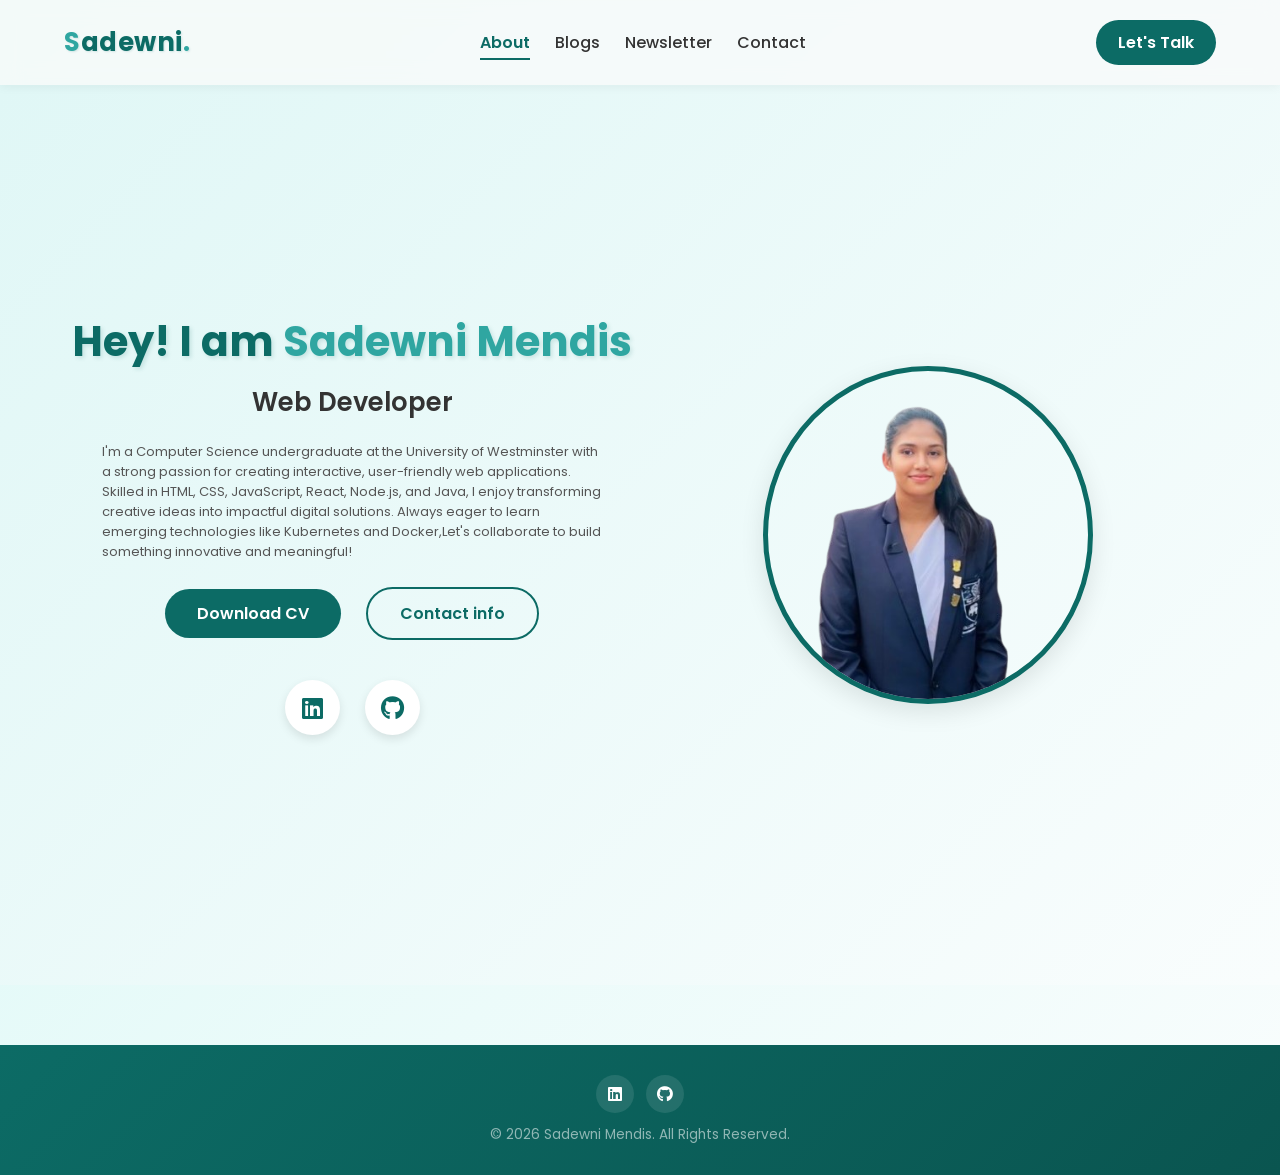
<file: index.html>
<!DOCTYPE html>
<!-- DOCTYPE declaration tells the browser this is an HTML5 document -->
<html lang="en">
<!-- lang="en" sets the language of the page to English for accessibility and SEO -->
<head>
  <!-- meta charset sets the character encoding to UTF-8 to support all characters -->
  <meta charset="UTF-8" />

  <!-- viewport meta tag makes the page responsive on mobile devices -->
  <!-- width=device-width sets the width to the device screen width -->
  <!-- initial-scale=1.0 sets the default zoom level to 100% -->
  <meta name="viewport" content="width=device-width, initial-scale=1.0" />

  <!-- title tag sets the browser tab title -->
  <title>Sadewni Mendis | Web Developer Portfolio</title>

  <!-- Preconnect links improve performance by starting connection to Google Fonts early -->
  <link rel="preconnect" href="https://fonts.googleapis.com">
  <link rel="preconnect" href="https://fonts.gstatic.com" crossorigin>

  <!-- Google Fonts: Importing Poppins font with multiple weights (300=light, 400=regular, 500=medium, 600=semibold, 700=bold) -->
  <link href="https://fonts.googleapis.com/css2?family=Poppins:wght@300;400;500;600;700&display=swap" rel="stylesheet">

  <!-- Font Awesome CDN: provides icon library used for social media icons, hamburger menu etc. -->
  <link rel="stylesheet" href="https://cdnjs.cloudflare.com/ajax/libs/font-awesome/6.5.0/css/all.min.css">

  <!-- External CSS stylesheet that controls all the styling for this website -->
  <link rel="stylesheet" href="style.css" />
</head>
<body>

  <!-- ===== HEADER / NAVIGATION BAR ===== -->
  <!-- HTML5 semantic <header> element used for the top navigation section -->
  <header class="navbar">
    <div class="nav-container">

      <!-- Logo / Brand name displayed on the left side of the navbar -->
      <h2 class="logo"><span class="first-letter">S</span>adewni<span>.</span></h2>

      <!-- Hidden checkbox used as a CSS-only toggle trick for the mobile hamburger menu -->
      <!-- When checked, CSS shows the nav menu on small screens -->
      <input type="checkbox" id="menu-toggle">

      <!-- Label linked to the checkbox above using "for" attribute (same id as checkbox) -->
      <!-- Clicking this label toggles the checkbox, which opens/closes the mobile menu -->
      <label for="menu-toggle" class="menu-icon"><i class="fa-solid fa-bars"></i></label>

      <!-- HTML5 semantic <nav> element for the main navigation links -->
      <nav>
        <!-- class="active" highlights the current page link in the navbar -->
        <a href="index.html" class="active">About</a>
        <a href="blogs.html">Blogs</a>
        <a href="newsletter.html">Newsletter</a>
        <a href="contact.html">Contact</a>
      </nav>

      <!-- Call-to-action button on the right side of the navbar -->
      <a href="contact.html" class="btn talk-btn">Let's Talk</a>
    </div>
  </header>

  <!-- ===== MAIN CONTENT AREA ===== -->
  <!-- HTML5 semantic <main> element wraps the primary content of the page -->
  <main>

    <!-- Hero section: the first large section visible when the page loads -->
    <section class="hero">
      <div class="hero-content">

        <!-- Left side: text content of the hero section -->
        <div class="text">
          <!-- h1 is the most important heading on the page - used only once per page for SEO -->
          <h1>Hey! I am <span>Sadewni Mendis</span></h1>
          <h2>Web Developer</h2>

          <!-- Brief bio paragraph with inline styles for text alignment and font size -->
          <p style="text-align:left;font-size: 13px;">
            I'm a Computer Science undergraduate at the University of Westminster with a strong passion for creating interactive, user-friendly web applications. Skilled in HTML, CSS, JavaScript, React, Node.js, and Java, I enjoy transforming creative ideas into impactful digital solutions. Always eager to learn emerging technologies like Kubernetes and Docker,Let's collaborate to build something innovative and meaningful!</p>

          <!-- CTA buttons: Download CV and Contact Info -->
          <div class="hero-buttons">
            <a href="#" class="btn primary">Download CV</a>
            <a href="contact.html" class="btn secondary">Contact info </a>
          </div>

          <!-- HTML5 Aside element for side information (social media links) -->
          <!-- <aside> is used for content that is related but not the main focus -->
          <aside class="social-icons">
            <!-- target="_blank" opens the link in a new browser tab -->
            <!-- title attribute shows a tooltip when hovering over the icon -->
            <a href="https://www.linkedin.com/in/sadewni-mendis-441277335/" target="_blank" title="LinkedIn">
              <!-- Font Awesome icon class for LinkedIn brand icon -->
              <i class="fab fa-linkedin"></i>
            </a>
            <a href="https://github.com/sadewni2023?tab=projects" target="_blank" title="GitHub">
              <!-- Font Awesome icon class for GitHub brand icon -->
              <i class="fa-brands fa-github"></i>
            </a>
          </aside>
        </div>

        <!-- Right side: profile image -->
        <div class="image">
          <!-- alt attribute describes the image for screen readers and if image fails to load -->
          <img src="images/profile.png" alt="Sadewni Mendis">
        </div>

      </div>
    </section>
  </main>

  <!-- ===== FOOTER SECTION ===== -->
  <!-- HTML5 semantic <footer> element for the bottom section of the page -->
  <footer>
    <div class="footer-inner">
      <!-- Social media icons repeated in the footer for easy access -->
      <div class="footer-social">
        <a href="https://www.linkedin.com/in/sadewni-mendis-441277335/" target="_blank" title="LinkedIn"><i class="fab fa-linkedin"></i></a>
        <a href="https://github.com/sadewni2023?tab=projects" target="_blank" title="GitHub"><i class="fa-brands fa-github"></i></a>
      </div>
      <!-- &copy; is an HTML entity that renders the copyright symbol © -->
      <p class="footer-text">&copy; 2026 Sadewni Mendis. All Rights Reserved.</p>
    </div>
  </footer>

</body>
</html>
</file>
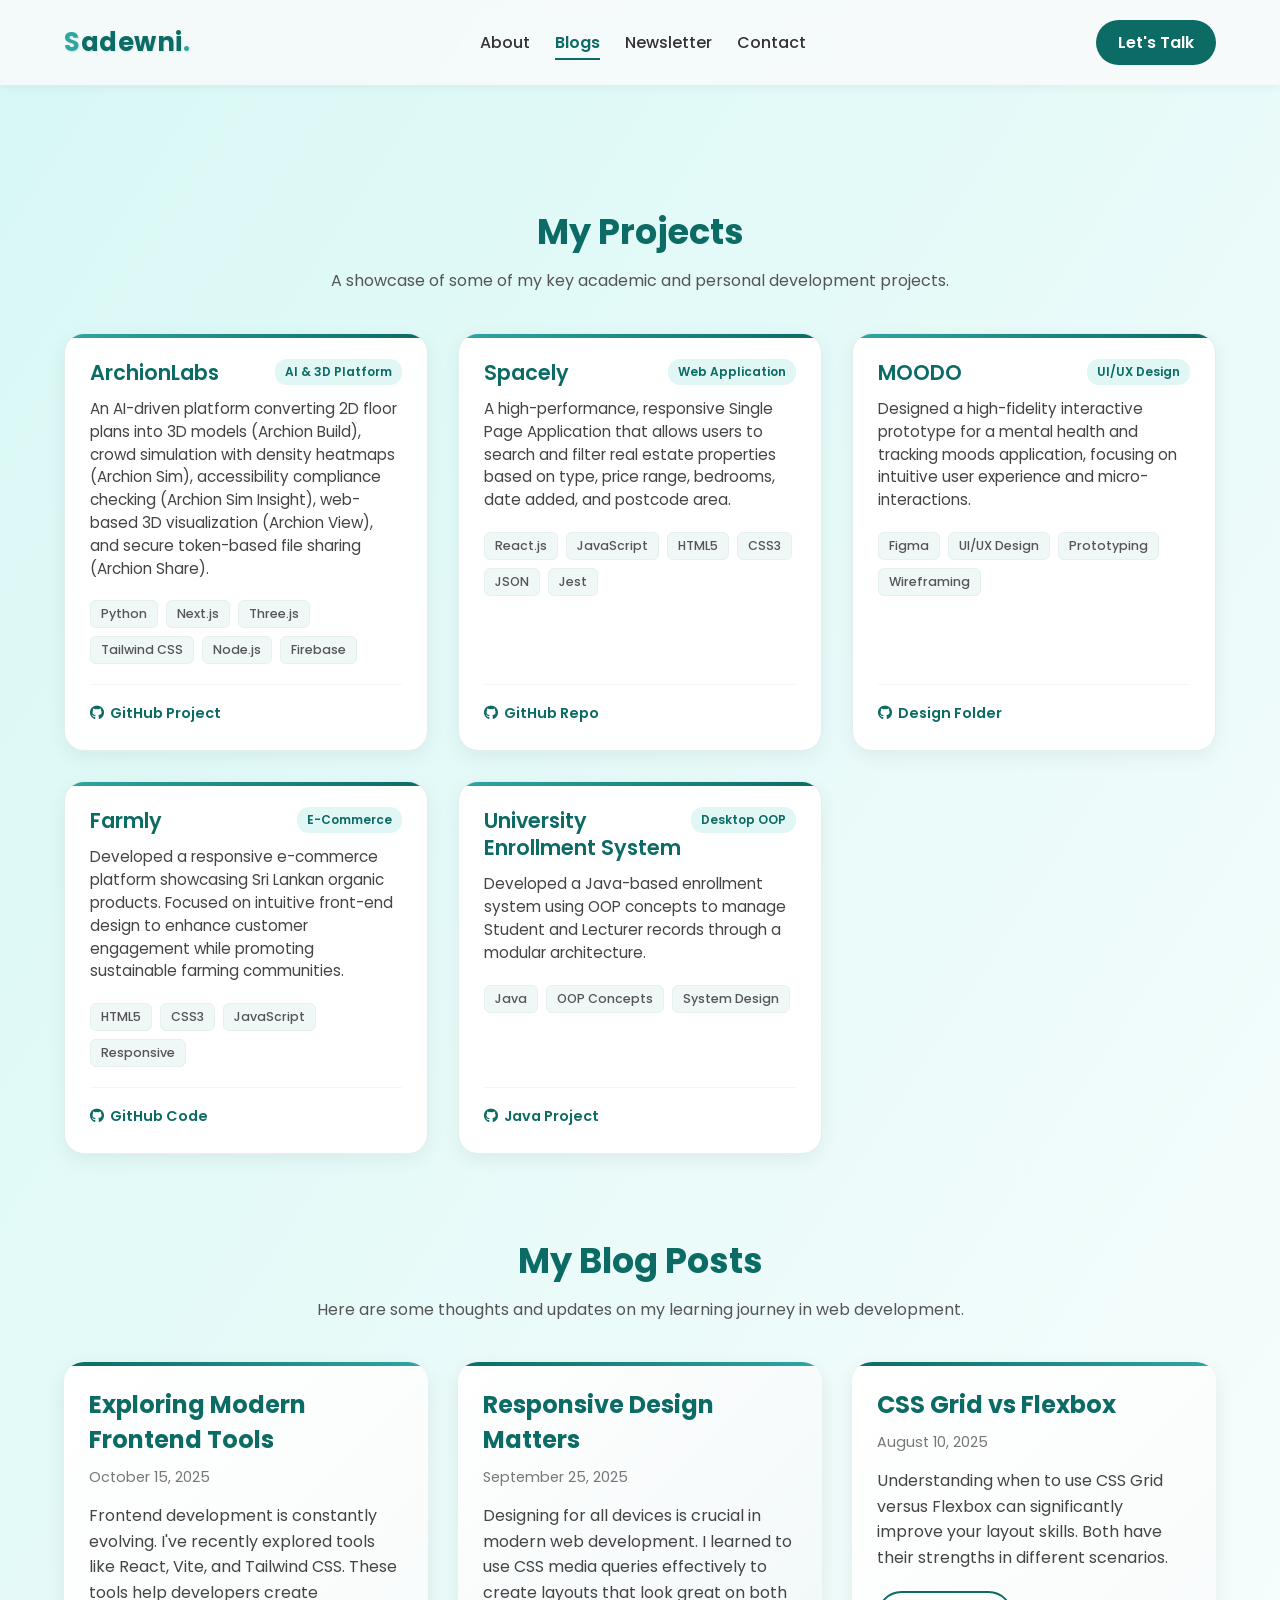
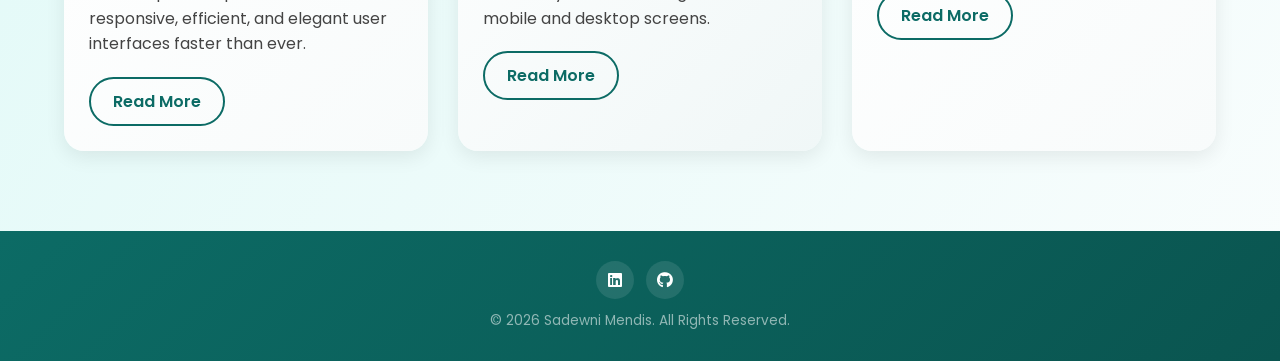
<file: blogs.html>
<!DOCTYPE html>
<!-- DOCTYPE declaration tells the browser this is an HTML5 document -->
<html lang="en">
<head>
  <!-- meta charset ensures special characters display correctly -->
  <meta charset="UTF-8" />

  <!-- viewport meta tag makes the page responsive on all screen sizes -->
  <meta name="viewport" content="width=device-width, initial-scale=1.0" />

  <!-- Page title shown in the browser tab -->
  <title>Blogs | Sadewni Mendis</title>

  <!-- Google Fonts preconnect for faster font loading -->
  <link rel="preconnect" href="https://fonts.googleapis.com">
  <link rel="preconnect" href="https://fonts.gstatic.com" crossorigin>

  <!-- Poppins font imported from Google Fonts with multiple weights -->
  <link href="https://fonts.googleapis.com/css2?family=Poppins:wght@300;400;500;600;700&display=swap" rel="stylesheet">

  <!-- Font Awesome icon library for social media and UI icons -->
  <link rel="stylesheet" href="https://cdnjs.cloudflare.com/ajax/libs/font-awesome/6.5.0/css/all.min.css">

  <!-- Shared external CSS stylesheet for the entire website -->
  <link rel="stylesheet" href="style.css" />
</head>
<body>

  <!-- ===== HEADER / NAVIGATION BAR ===== -->
  <!-- Reused across all pages for consistent navigation -->
  <header class="navbar">
    <div class="nav-container">

      <!-- Website logo/brand name -->
      <h2 class="logo"><span class="first-letter">S</span>adewni<span>.</span></h2>

      <!-- CSS-only hamburger menu trick: hidden checkbox acts as a toggle -->
      <input type="checkbox" id="menu-toggle">

      <!-- Hamburger icon (3 lines) - clicking this toggles the mobile menu -->
      <!-- "for" attribute must match the checkbox "id" to link them together -->
      <label for="menu-toggle" class="menu-icon"><i class="fa-solid fa-bars"></i></label>

      <!-- Navigation links - class="active" highlights the current page -->
      <nav>
        <a href="index.html">About</a>
        <!-- class="active" applied to "Blogs" since this is the blogs page -->
        <a href="blogs.html" class="active">Blogs</a>
        <a href="newsletter.html">Newsletter</a>
        <a href="contact.html">Contact</a>
      </nav>

      <!-- CTA button in navbar -->
      <a href="contact.html" class="btn talk-btn">Let's Talk</a>
    </div>
  </header>

  <!-- ===== MAIN CONTENT AREA ===== -->
  <!-- HTML5 semantic <main> wraps all primary page content -->
  <main class="blog-section">

    <!-- Section heading for the Projects area -->
    <section class="intro">
      <!-- Single h1 per page for good SEO practice -->
      <h1>My Projects</h1>
      <p>A showcase of some of my key academic and personal development projects.</p>
    </section>

    <!-- ===== PROJECTS SECTION ===== -->
    <!-- Container that holds all project cards -->
    <section class="projects-container">

      <!-- HTML5 semantic <article> element used for each self-contained project card -->
      <!-- <article> is appropriate here because each project can stand independently -->
      <article class="project-card">
        <div class="project-header">
          <h3>ArchionLabs</h3>
          <!-- Span used for the project category tag/badge -->
          <span class="project-tag">AI & 3D Platform</span>
        </div>
        <p>An AI-driven platform converting 2D floor plans into 3D models (Archion Build), crowd simulation with density heatmaps (Archion Sim), accessibility compliance checking (Archion Sim Insight), web-based 3D visualization (Archion View), and secure token-based file sharing (Archion Share).</p>
        <!-- Technology tags showing the stack used in this project -->
        <div class="project-tech">
          <span>Python</span>
          <span>Next.js</span>
          <span>Three.js</span>
          <span>Tailwind CSS</span>
          <span>Node.js</span>
          <span>Firebase</span>
        </div>
        <!-- Project link opening in a new tab using target="_blank" -->
        <div class="project-links">
          <a href="https://github.com/sadewni2023?tab=projects" target="_blank" class="project-link"><i class="fab fa-github"></i> GitHub Project</a>
        </div>
      </article>

      <article class="project-card">
        <div class="project-header">
          <h3>Spacely</h3>
          <span class="project-tag">Web Application</span>
        </div>
        <p>A high-performance, responsive Single Page Application that allows users to search and filter real estate properties based on type, price range, bedrooms, date added, and postcode area.</p>
        <div class="project-tech">
          <span>React.js</span>
          <span>JavaScript</span>
          <span>HTML5</span>
          <span>CSS3</span>
          <span>JSON</span>
          <span>Jest</span>
        </div>
        <div class="project-links">
          <a href="https://github.com/sadewni2023?tab=projects" target="_blank" class="project-link"><i class="fab fa-github"></i> GitHub Repo</a>
        </div>
      </article>

      <article class="project-card">
        <div class="project-header">
          <h3>MOODO</h3>
          <span class="project-tag">UI/UX Design</span>
        </div>
        <p>Designed a high-fidelity interactive prototype for a mental health and tracking moods application, focusing on intuitive user experience and micro-interactions.</p>
        <div class="project-tech">
          <span>Figma</span>
          <span>UI/UX Design</span>
          <span>Prototyping</span>
          <span>Wireframing</span>
        </div>
        <div class="project-links">
          <a href="https://github.com/sadewni2023?tab=projects" target="_blank" class="project-link"><i class="fab fa-github"></i> Design Folder</a>
        </div>
      </article>

      <article class="project-card">
        <div class="project-header">
          <h3>Farmly</h3>
          <span class="project-tag">E-Commerce</span>
        </div>
        <p>Developed a responsive e-commerce platform showcasing Sri Lankan organic products. Focused on intuitive front-end design to enhance customer engagement while promoting sustainable farming communities.</p>
        <div class="project-tech">
          <span>HTML5</span>
          <span>CSS3</span>
          <span>JavaScript</span>
          <span>Responsive</span>
        </div>
        <div class="project-links">
          <a href="https://github.com/sadewni2023?tab=projects" target="_blank" class="project-link"><i class="fab fa-github"></i> GitHub Code</a>
        </div>
      </article>

      <article class="project-card">
        <div class="project-header">
          <h3>University Enrollment System</h3>
          <span class="project-tag">Desktop OOP</span>
        </div>
        <p>Developed a Java-based enrollment system using OOP concepts to manage Student and Lecturer records through a modular architecture.</p>
        <div class="project-tech">
          <span>Java</span>
          <span>OOP Concepts</span>
          <span>System Design</span>
        </div>
        <div class="project-links">
          <a href="https://github.com/sadewni2023?tab=projects" target="_blank" class="project-link"><i class="fab fa-github"></i> Java Project</a>
        </div>
      </article>
    </section>

    <!-- ===== BLOG POSTS SECTION ===== -->
    <section class="intro" style="margin-top: 80px;">
      <h1>My Blog Posts</h1>
      <p>Here are some thoughts and updates on my learning journey in web development.</p>
    </section>

    <!-- Container for blog post articles -->
    <section class="blogs-container">

      <!-- Each blog post is wrapped in an <article> tag (HTML5 semantic element) -->
      <!-- <article> is appropriate because each blog post is independent content -->
      <article class="blog-post">
        <h2>Exploring Modern Frontend Tools</h2>
        <!-- HTML5 <time> element with datetime attribute for machine-readable date (SEO benefit) -->
        <time datetime="2025-10-15">October 15, 2025</time>
        <p>Frontend development is constantly evolving. I've recently explored tools like React, Vite, and Tailwind CSS. These tools help developers create responsive, efficient, and elegant user interfaces faster than ever.</p>
        <!-- Hidden paragraph shown/hidden by JavaScript when "Read More" is clicked -->
        <p class="read-more-content">In this deep dive, I explored how Vite's build tools significantly improve development experience with hot module replacement. React's component-based architecture combined with Tailwind's utility-first approach creates a powerful development workflow.</p>
        <!-- Read More button that triggers the JavaScript toggle below -->
        <a href="#" class="btn secondary read-more">Read More</a>
      </article>

      <article class="blog-post">
        <h2>Responsive Design Matters</h2>
        <time datetime="2025-09-25">September 25, 2025</time>
        <p>Designing for all devices is crucial in modern web development. I learned to use CSS media queries effectively to create layouts that look great on both mobile and desktop screens.</p>
        <p class="read-more-content">Mobile-first design isn't just a trend - it's a necessity. With over 60% of web traffic coming from mobile devices, implementing responsive design using flexbox, grid, and media queries has become essential for modern web developers.</p>
        <a href="#" class="btn secondary read-more">Read More</a>
      </article>

      <article class="blog-post">
        <h2>CSS Grid vs Flexbox</h2>
        <time datetime="2025-08-10">August 10, 2025</time>
        <p>Understanding when to use CSS Grid versus Flexbox can significantly improve your layout skills. Both have their strengths in different scenarios.</p>
        <p class="read-more-content">Grid is perfect for two-dimensional layouts where you need control over both rows and columns. Flexbox excels in one-dimensional layouts. Mastering both gives you complete control over modern web layouts.</p>
        <a href="#" class="btn secondary read-more">Read More</a>
      </article>
    </section>
  </main>

  <!-- ===== FOOTER ===== -->
  <footer>
    <div class="footer-inner">
      <div class="footer-social">
        <a href="https://www.linkedin.com/in/sadewni-mendis-441277335/" target="_blank" title="LinkedIn"><i class="fab fa-linkedin"></i></a>
        <a href="https://github.com/sadewni2023?tab=projects" target="_blank" title="GitHub"><i class="fa-brands fa-github"></i></a>
      </div>
      <p class="footer-text">&copy; 2026 Sadewni Mendis. All Rights Reserved.</p>
    </div>
  </footer>

  <!-- ===== JAVASCRIPT ===== -->
  <script>
    // Read More / Read Less toggle functionality for blog posts
    // querySelectorAll selects ALL elements with class "read-more"
    document.querySelectorAll('.read-more').forEach(button => {
      // addEventListener attaches a click event to each button
      button.addEventListener('click', function(e) {
        // e.preventDefault() stops the page from jumping to the top (default anchor behavior)
        e.preventDefault();
        // previousElementSibling gets the element directly before this button (the hidden paragraph)
        const content = this.previousElementSibling;
        // Ternary operator: if already shown, hide it; if hidden, show it
        content.style.display = content.style.display === 'block' ? 'none' : 'block';
        // Change button text based on the current state
        this.textContent = content.style.display === 'block' ? 'Read Less' : 'Read More';
      });
    });
  </script>
</body>
</html>
</file>
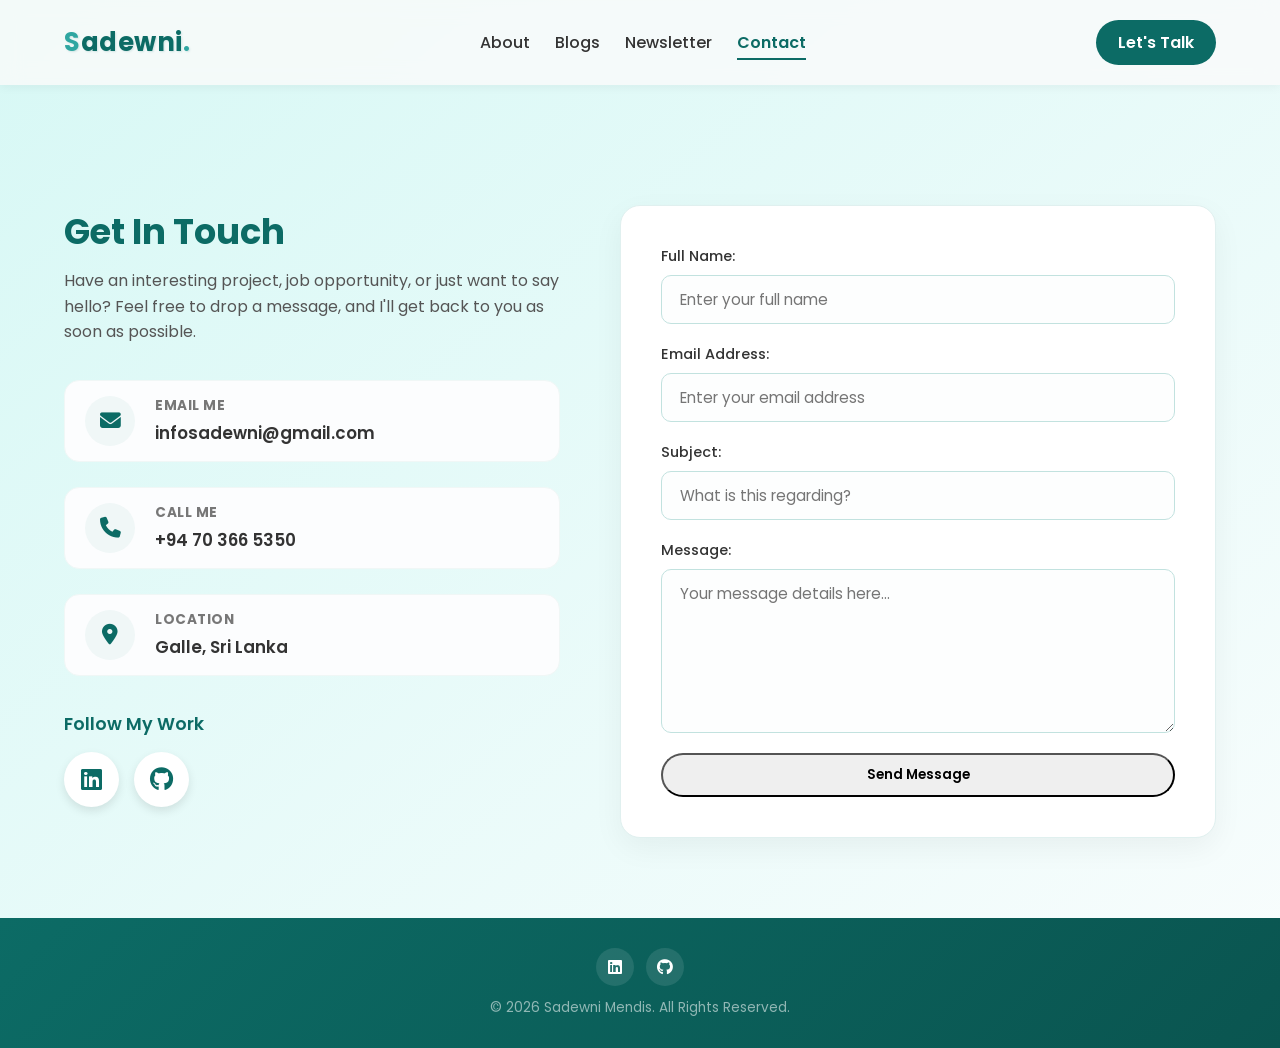
<file: contact.html>
<!DOCTYPE html>
<!-- DOCTYPE declaration: instructs the browser to use HTML5 standards mode -->
<html lang="en">
<head>
  <!-- charset="UTF-8" ensures all characters, symbols, and emoji render correctly -->
  <meta charset="UTF-8" />

  <!-- Responsive viewport meta: prevents mobile browsers from scaling down the page -->
  <meta name="viewport" content="width=device-width, initial-scale=1.0" />

  <!-- Browser tab title for the Contact page -->
  <title>Contact | Sadewni Mendis</title>

  <!-- Early DNS resolution for Google Fonts to speed up loading -->
  <link rel="preconnect" href="https://fonts.googleapis.com">
  <link rel="preconnect" href="https://fonts.gstatic.com" crossorigin>

  <!-- Poppins font imported for consistent typography across the website -->
  <link href="https://fonts.googleapis.com/css2?family=Poppins:wght@300;400;500;600;700&display=swap" rel="stylesheet">

  <!-- Font Awesome CDN for scalable vector icons -->
  <link rel="stylesheet" href="https://cdnjs.cloudflare.com/ajax/libs/font-awesome/6.5.0/css/all.min.css">

  <!-- External shared stylesheet that styles the entire website -->
  <link rel="stylesheet" href="style.css" />
</head>
<body>

  <!-- ===== HEADER / NAVIGATION BAR ===== -->
  <header class="navbar">
    <div class="nav-container">

      <!-- Website logo/brand displayed on the left of the navbar -->
      <h2 class="logo"><span class="first-letter">S</span>adewni<span>.</span></h2>

      <!-- Hidden checkbox input used as the toggle mechanism for mobile menu -->
      <!-- CSS uses :checked pseudo-class to show/hide the nav on small screens -->
      <input type="checkbox" id="menu-toggle">

      <!-- Hamburger menu icon: clicking this label toggles the checkbox above -->
      <label for="menu-toggle" class="menu-icon"><i class="fa-solid fa-bars"></i></label>

      <!-- Navigation menu with links to all 4 pages -->
      <nav>
        <a href="index.html">About</a>
        <a href="blogs.html">Blogs</a>
        <a href="newsletter.html">Newsletter</a>
        <!-- class="active" marks Contact as the current active page -->
        <a href="contact.html" class="active">Contact</a>
      </nav>

      <!-- CTA button that links directly to this contact page -->
      <a href="contact.html" class="btn talk-btn">Let's Talk</a>
    </div>
  </header>

  <!-- ===== MAIN CONTENT AREA ===== -->
  <!-- The contact page has a two-column layout: contact info on left, form on right -->
  <main class="contact-page-container">

    <!-- ===== LEFT COLUMN: Contact Information ===== -->
    <section class="contact-details">
      <!-- Single h1 per page for SEO best practice -->
      <h1>Get In Touch</h1>
      <p class="subtitle">Have an interesting project, job opportunity, or just want to say hello? Feel free to drop a message, and I'll get back to you as soon as possible.</p>

      <!-- Contact info cards for Email, Phone, and Location -->
      <div class="contact-card">
        <div class="icon-box">
          <!-- Font Awesome envelope icon for email -->
          <i class="fa-solid fa-envelope"></i>
        </div>
        <div class="info">
          <h3>Email Me</h3>
          <p>infosadewni@gmail.com</p>
        </div>
      </div>

      <div class="contact-card">
        <div class="icon-box">
          <!-- Font Awesome phone icon for phone number -->
          <i class="fa-solid fa-phone"></i>
        </div>
        <div class="info">
          <h3>Call Me</h3>
          <p>+94 70 366 5350</p>
        </div>
      </div>

      <div class="contact-card">
        <div class="icon-box">
          <!-- Font Awesome location pin icon for address -->
          <i class="fa-solid fa-location-dot"></i>
        </div>
        <div class="info">
          <h3>Location</h3>
          <p>Galle, Sri Lanka</p>
        </div>
      </div>

      <h3 class="social-title">Follow My Work</h3>

      <!-- HTML5 Aside element for side information (social media links) -->
      <!-- <aside> contains content related to but not part of the main content -->
      <aside class="social-icons">
        <!-- target="_blank" opens the link in a new tab so user doesn't leave the page -->
        <a href="https://www.linkedin.com/in/sadewni-mendis-441277335/" target="_blank" title="LinkedIn">
          <i class="fab fa-linkedin"></i>
        </a>
        <a href="https://github.com/sadewni2023?tab=projects" target="_blank" title="GitHub">
          <i class="fa-brands fa-github"></i>
        </a>
      </aside>
    </section>

    <!-- ===== RIGHT COLUMN: Contact Form ===== -->
    <section class="form-container">
      <!-- action="#" prevents page navigation on submit (JavaScript handles it instead) -->
      <!-- method="post" submits data in the request body (not visible in the URL) -->
      <!-- id="contactForm" used by JavaScript to attach the submit event listener -->
      <form action="#" method="post" class="contact-form" id="contactForm">

        <div class="form-group">
          <!-- <label> "for" attribute must match the input "id" for accessibility -->
          <label for="contact-name">Full Name:</label>
          <!-- type="text" for plain text entry -->
          <!-- required makes this a mandatory field -->
          <!-- pattern uses regex: only letters (A-Z, a-z) and spaces, minimum 2 characters -->
          <!-- title shows an error tooltip when the pattern is not matched -->
          <input type="text" id="contact-name" name="name" placeholder="Enter your full name" required
                 pattern="[A-Za-z ]{2,}" title="Please enter at least 2 alphabetic characters">
        </div>

        <div class="form-group">
          <label for="contact-email">Email Address:</label>
          <!-- type="email" provides built-in browser validation for email format -->
          <input type="email" id="contact-email" name="email" placeholder="Enter your email address" required>
        </div>

        <div class="form-group">
          <label for="contact-subject">Subject:</label>
          <!-- minlength="3" enforces a minimum character count of 3 -->
          <input type="text" id="contact-subject" name="subject" placeholder="What is this regarding?" required
                 minlength="3" title="Please enter at least 3 characters">
        </div>

        <div class="form-group">
          <label for="contact-message">Message:</label>
          <!-- <textarea> allows multi-line text input -->
          <!-- rows="6" sets the visible height (number of text lines shown) -->
          <!-- minlength="10" ensures at least 10 characters are entered -->
          <textarea id="contact-message" name="message" rows="6" placeholder="Your message details here..." required
                    minlength="10" title="Please enter at least 10 characters"></textarea>
        </div>

        <!-- type="submit" triggers browser form validation and fires the submit event -->
        <button type="submit" class="btn primary">Send Message</button>
      </form>
    </section>
  </main>

  <!-- ===== FOOTER ===== -->
  <footer>
    <div class="footer-inner">
      <div class="footer-social">
        <a href="https://www.linkedin.com/in/sadewni-mendis-441277335/" target="_blank" title="LinkedIn"><i class="fab fa-linkedin"></i></a>
        <a href="https://github.com/sadewni2023?tab=projects" target="_blank" title="GitHub"><i class="fa-brands fa-github"></i></a>
      </div>
      <!-- &copy; is the HTML entity for the © copyright symbol -->
      <p class="footer-text">&copy; 2026 Sadewni Mendis. All Rights Reserved.</p>
    </div>
  </footer>

  <!-- ===== JAVASCRIPT ===== -->
  <script>
    // Attach a submit event listener to the contact form using its id
    document.getElementById('contactForm').addEventListener('submit', function(e) {
      // e.preventDefault() stops the default form submission (which would reload the page)
      e.preventDefault();
      // Basic visual success response - shows a personalised alert to the user
      // document.getElementById('contact-name').value reads the value typed in the name field
      alert('Thank you, ' + document.getElementById('contact-name').value + '! Your message has been sent successfully.');
      // this.reset() clears all input fields in the form back to empty
      this.reset();
    });
  </script>
</body>
</html>
</file>
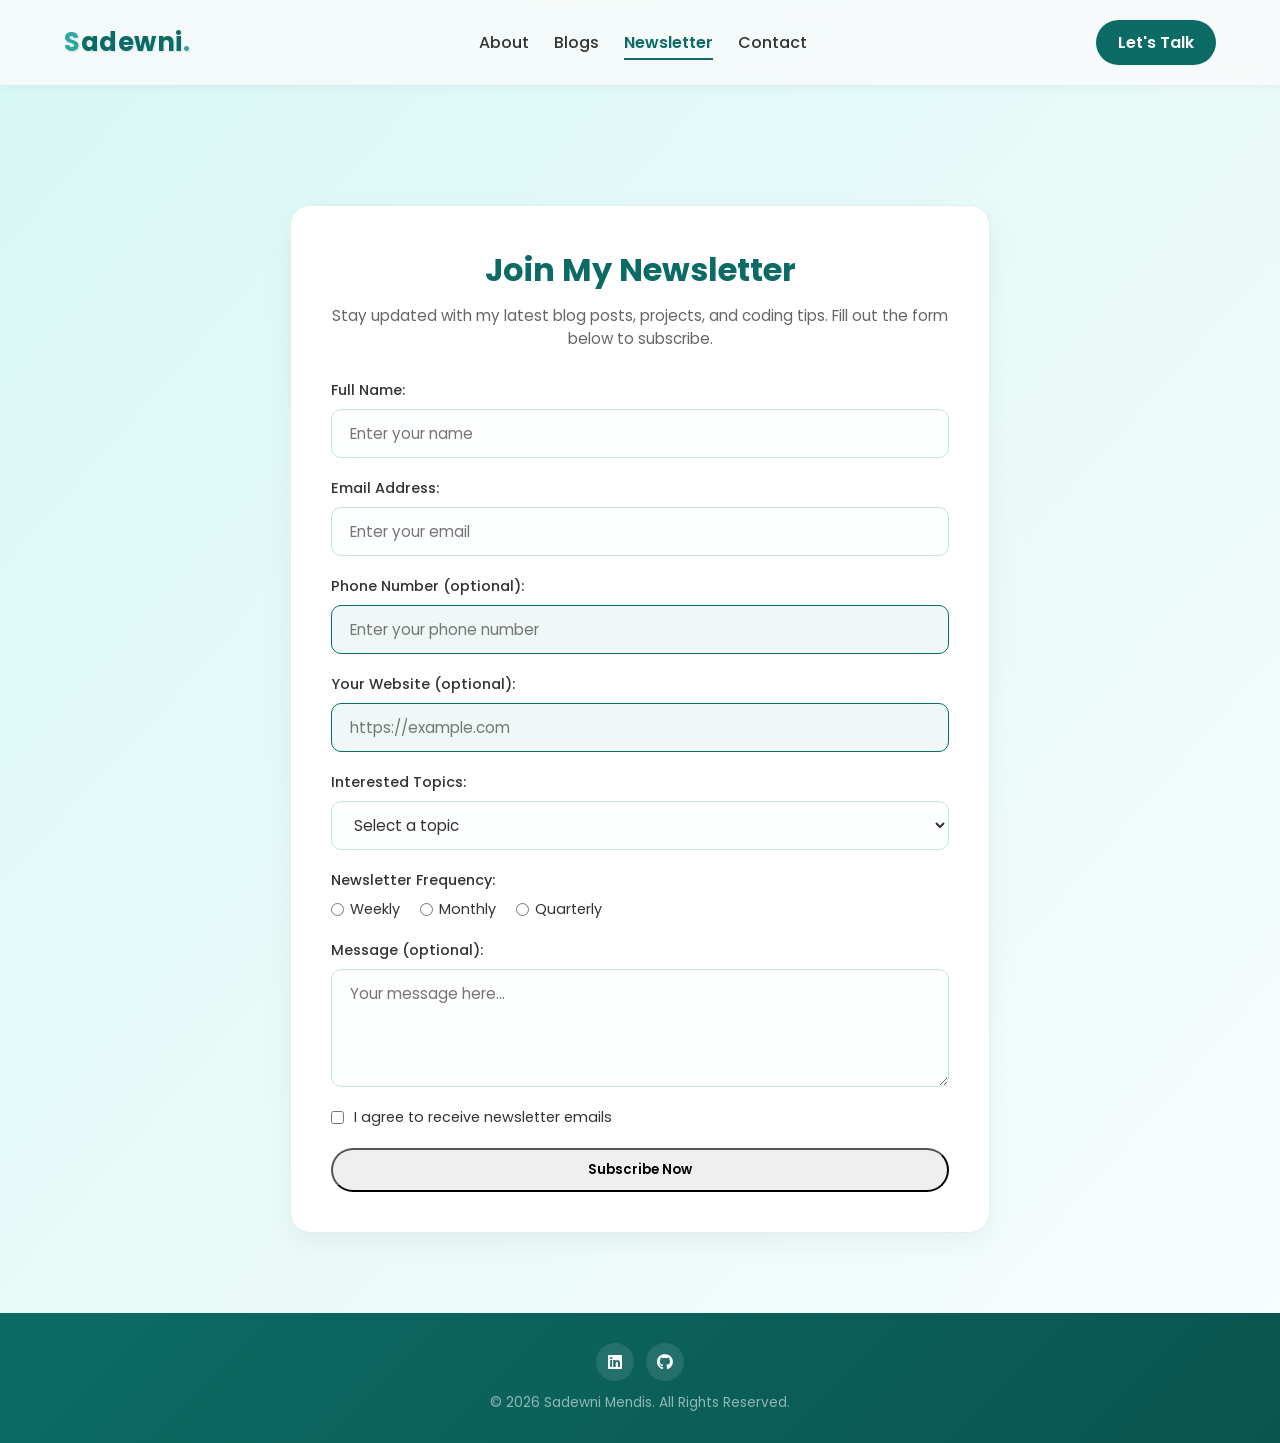
<file: newsletter.html>
<!DOCTYPE html>
<!-- DOCTYPE declaration: tells the browser to render this as an HTML5 document -->
<html lang="en">
<head>
  <!-- UTF-8 charset supports all international characters and special symbols -->
  <meta charset="UTF-8" />

  <!-- Responsive viewport meta tag - essential for mobile-first design -->
  <!-- without this, mobile browsers zoom out to show the desktop version -->
  <meta name="viewport" content="width=device-width, initial-scale=1.0" />

  <!-- Title shown in browser tab for this specific page -->
  <title>Newsletter | Sadewni Mendis</title>

  <!-- Preconnect to Google Fonts servers to reduce latency -->
  <link rel="preconnect" href="https://fonts.googleapis.com">
  <link rel="preconnect" href="https://fonts.gstatic.com" crossorigin>

  <!-- Poppins font with 5 weight variations for typographic flexibility -->
  <link href="https://fonts.googleapis.com/css2?family=Poppins:wght@300;400;500;600;700&display=swap" rel="stylesheet">

  <!-- Font Awesome: icon library used for UI icons throughout the site -->
  <link rel="stylesheet" href="https://cdnjs.cloudflare.com/ajax/libs/font-awesome/6.5.0/css/all.min.css">

  <!-- Single shared stylesheet for all 4 pages of the website -->
  <link rel="stylesheet" href="style.css" />
</head>
<body>

  <!-- ===== HEADER / NAVIGATION BAR ===== -->
  <!-- Consistent navigation reused across all pages -->
  <header class="navbar">
    <div class="nav-container">

      <!-- Brand logo on the left -->
      <h2 class="logo"><span class="first-letter">S</span>adewni<span>.</span></h2>

      <!-- CSS hamburger menu toggle: checkbox trick to show/hide mobile nav -->
      <input type="checkbox" id="menu-toggle">

      <!-- The hamburger icon (≡) that users click on mobile to open the nav -->
      <label for="menu-toggle" class="menu-icon"><i class="fa-solid fa-bars"></i></label>

      <!-- Main navigation links -->
      <nav>
        <a href="index.html">About</a>
        <a href="blogs.html">Blogs</a>
        <!-- class="active" on Newsletter since this is the current page -->
        <a href="newsletter.html" class="active">Newsletter</a>
        <a href="contact.html">Contact</a>
      </nav>

      <a href="contact.html" class="btn talk-btn">Let's Talk</a>
    </div>
  </header>

  <!-- ===== MAIN CONTENT AREA ===== -->
  <main class="newsletter-section">

    <!-- Section containing the newsletter subscription form -->
    <section class="form-container">
      <!-- Single h1 heading per page (important for SEO) -->
      <h1>Join My Newsletter</h1>
      <p>Stay updated with my latest blog posts, projects, and coding tips. Fill out the form below to subscribe.</p>

      <!-- ===== NEWSLETTER FORM ===== -->
      <!-- action="#" means the form does not navigate to another page (handled by JavaScript) -->
      <!-- method="post" sends form data securely in the HTTP request body -->
      <!-- id="newsletterForm" is used by JavaScript to listen for the submit event -->
      <form action="#" method="post" class="newsletter-form" id="newsletterForm">

        <!-- form-group div groups each label with its input for consistent styling -->
        <div class="form-group">
          <!-- <label> with "for" attribute links to the input's "id" for accessibility -->
          <!-- clicking the label focuses the related input field -->
          <label for="name">Full Name:</label>
          <!-- type="text" for plain text input -->
          <!-- required attribute makes this field mandatory - form won't submit if empty -->
          <!-- pattern attribute uses regex to allow only letters and spaces, minimum 2 chars -->
          <!-- title attribute shows a tooltip message when the pattern validation fails -->
          <input type="text" id="name" name="name" placeholder="Enter your name" required
                 pattern="[A-Za-z ]{2,}" title="Please enter at least 2 characters">
        </div>

        <div class="form-group">
          <label for="email">Email Address:</label>
          <!-- type="email" automatically validates the email format (must contain @ and .) -->
          <!-- required means the user must fill this field before submitting -->
          <input type="email" id="email" name="email" placeholder="Enter your email" required>
        </div>

        <div class="form-group">
          <label for="phone">Phone Number (optional):</label>
          <!-- type="tel" shows a numeric keypad on mobile devices -->
          <!-- No "required" attribute, so this field is optional -->
          <input type="tel" id="phone" name="phone" placeholder="Enter your phone number">
        </div>

        <div class="form-group">
          <label for="website">Your Website (optional):</label>
          <!-- type="url" validates that the input starts with http:// or https:// -->
          <input type="url" id="website" name="website" placeholder="https://example.com">
        </div>

        <div class="form-group">
          <label for="topic">Interested Topics:</label>
          <!-- <select> creates a dropdown menu for predefined choices -->
          <select id="topic" name="topic">
            <!-- Default placeholder option with empty value -->
            <option value="">Select a topic</option>
            <!-- Each <option> has a value (sent to server) and display text (shown to user) -->
            <option value="frontend">Frontend Development</option>
            <option value="backend">Backend Development</option>
            <option value="fullstack">Full Stack Development</option>
            <option value="design">UI/UX Design</option>
          </select>
        </div>

        <div class="form-group">
          <label for="frequency">Newsletter Frequency:</label>
          <!-- Radio buttons: only ONE option can be selected at a time -->
          <!-- All radio buttons share the same name="frequency" to form a group -->
          <div class="radio-group">
            <label><input type="radio" name="frequency" value="weekly"> Weekly</label>
            <label><input type="radio" name="frequency" value="monthly"> Monthly</label>
            <label><input type="radio" name="frequency" value="quarterly"> Quarterly</label>
          </div>
        </div>

        <div class="form-group">
          <label for="message">Message (optional):</label>
          <!-- <textarea> creates a multi-line text input box -->
          <!-- rows="4" sets the visible height of the textarea to 4 lines -->
          <textarea id="message" name="message" rows="4" placeholder="Your message here..."></textarea>
        </div>

        <!-- Checkbox for consent/agreement - required before submitting -->
        <div class="form-group checkbox-group">
          <label>
            <!-- type="checkbox" creates a tick box -->
            <!-- required means the checkbox must be ticked to submit the form -->
            <input type="checkbox" name="agree" required>
            I agree to receive newsletter emails
          </label>
        </div>

        <!-- Submit button: type="submit" triggers form validation and the submit event -->
        <button type="submit" class="btn primary">Subscribe Now</button>
      </form>
    </section>
  </main>

  <!-- ===== FOOTER ===== -->
  <footer>
    <div class="footer-inner">
      <div class="footer-social">
        <a href="https://www.linkedin.com/in/sadewni-mendis-441277335/" target="_blank" title="LinkedIn"><i class="fab fa-linkedin"></i></a>
        <a href="https://github.com/sadewni2023?tab=projects" target="_blank" title="GitHub"><i class="fa-brands fa-github"></i></a>
      </div>
      <p class="footer-text">&copy; 2026 Sadewni Mendis. All Rights Reserved.</p>
    </div>
  </footer>

  <!-- ===== JAVASCRIPT ===== -->
  <script>
    // Attach a submit event listener to the newsletter form using its id
    document.getElementById('newsletterForm').addEventListener('submit', function(e) {
      // e.preventDefault() stops the default browser behavior (page reload/navigation)
      e.preventDefault();
      // alert() shows a popup confirmation message to the user
      alert('Thank you for subscribing to our newsletter!');
      // this.reset() clears all form fields back to their default empty state
      this.reset();
    });
  </script>
</body>
</html>
</file>
<file: style.css>
/* ==========================================
   GENERAL RESET & BASE STYLES
   ========================================== */
* {
  margin: 0;
  padding: 0;
  box-sizing: border-box;
  font-family: "Poppins", sans-serif;
}

body {
  background: linear-gradient(to bottom right, #d7f8f5, #f9fdfd);
  color: #222;
  overflow-x: hidden;
}

/* ==========================================
   NAVIGATION BAR
   ========================================== */
.navbar {
  background: #fafafbcc;
  backdrop-filter: blur(10px);
  padding: 20px 0;
  box-shadow: 0 2px 10px rgba(0,0,0,0.05);
  position: sticky;
  top: 0;
  z-index: 1000;
}

.nav-container {
  width: 90%;
  max-width: 1200px;
  margin: auto;
  display: flex;
  align-items: center;
  justify-content: space-between;
}

/* Text Effect: Text shadow and letter spacing */
.logo {
  font-size: 1.6rem;
  font-weight: 700;
  color: #0c6b65;
  position: relative;
  text-shadow: 1px 1px 2px rgba(12, 107, 101, 0.15);
  letter-spacing: 0.5px;
}

.logo span {
  color: #2fa6a1;
}

/* Pseudo-element with generated content */
.first-letter {
  color: #2fa6a1;
}

nav {
  display: flex;
  gap: 25px;
}

/* Child Combinators */
nav > a {
  text-decoration: none;
  color: #333;
  font-weight: 500;
  transition: color 0.3s ease;
}

/* Negation Pseudo-class */
nav > a:not(.active):hover {
  color: #0c6b65;
}

nav > a.active {
  color: #0c6b65;
  font-weight: 600;
  position: relative;
}

/* Pseudo-element with generated content */
nav > a.active::after {
  content: "";
  position: absolute;
  width: 100%;
  height: 2px;
  background: #0c6b65;
  left: 0;
  bottom: -5px;
}

/* ==========================================
   BUTTONS
   ========================================== */
.btn {
  padding: 10px 22px;
  border-radius: 30px;
  text-decoration: none;
  font-weight: 600;
  transition: all 0.3s ease;
}

.talk-btn {
  background: #0c6b65;
  color: #fff;
}

.talk-btn:hover {
  background: #2fa6a1;
}

/* ==========================================
   MOBILE MENU TOGGLE
   ========================================== */
.menu-icon {
  display: none;
  font-size: 1.5rem;
  cursor: pointer;
  color: #0c6b65;
}

#menu-toggle {
  display: none;
}

#menu-toggle:checked + .menu-icon + nav {
  display: flex;
  flex-direction: column;
  position: absolute;
  top: 70px;
  left: 0;
  width: 100%;
  background: #ffffffee;
  text-align: center;
  padding: 20px 0;
  box-shadow: 0 6px 15px rgba(0,0,0,0.1);
}

/* ==========================================
   HERO SECTION
   ========================================== */
.hero {
  width: 100%;
  min-height: 100vh;
  display: flex;
  flex-direction: column;
  align-items: center;
  justify-content: center;
  background: linear-gradient(135deg, #e0f7f6 0%, #f9fdfd 100%);
  padding: 60px 0;
  text-align: center;
}

/* ==========================================
   SIDE INFORMATION & SOCIAL ICONS
   ========================================== */
.social-icons {
  display: flex;
  justify-content: center;
  align-items: center;
  gap: 25px;
  margin-bottom: 25px;
}

/* Child Combinator */
.social-icons > a {
  display: inline-flex;
  justify-content: center;
  align-items: center;
  width: 55px;
  height: 55px;
  border-radius: 50%;
  background: #ffffff;
  color: #0c6b65;
  font-size: 1.5rem;
  box-shadow: 0 4px 10px rgba(0,0,0,0.1);
  transition: all 0.3s ease;
  text-decoration: none;
}

.social-icons > a:hover {
  transform: scale(1.1);
}

/* Attribute Selectors */
.social-icons > a[title="LinkedIn"]:hover {
  background: #0077b5;
  color: #fff;
}

.social-icons > a[title="GitHub"]:hover {
  background: #080808;
  color: #fff;
}

/* ==========================================
   HERO BUTTONS
   ========================================== */
.hero-buttons {
  display: flex;
  justify-content: center;
  align-items: center;
  gap: 25px;
  margin-bottom: 40px;
}

.hero-buttons a {
  text-align: center;
  padding: 12px 32px;
  font-size: 1rem;
  border-radius: 30px;
  font-weight: 600;
}

.hero-buttons .btn.primary {
  background: #0c6b65;
  color: #fff;
  transition: background 0.3s ease;
}

.hero-buttons .btn.primary:hover {
  background: #2fa6a1;
}

.hero-buttons .btn.secondary {
  border: 2px solid #0c6b65;
  color: #0c6b65;
}

.hero-buttons .btn.secondary:hover {
  background: #0c6b65;
  color: #fff;
}

/* ==========================================
   HERO CONTENT
   ========================================== */
.hero-content {
  width: 90%;
  max-width: 1200px;
  display: flex;
  align-items: center;
  justify-content: space-between;
  flex-wrap: wrap;
}

.text {
  flex: 1;
  min-width: 300px;
}

/* Specificity: nested tag selector with text shadow effect */
.text h1 {
  font-size: 2.6rem;
  font-weight: 700;
  margin-bottom: 10px;
  color: #0c6b65;
  text-shadow: 2px 2px 4px rgba(12, 107, 101, 0.15);
}

.text h1 span {
  color: #2fa6a1;
}

.text h2 {
  font-size: 1.6rem;
  font-weight: 600;
  color: #333;
  margin-bottom: 20px;
}

.text p {
  font-size: 1rem;
  color: #555;
  margin-bottom: 25px;
  max-width: 500px;
  margin-left: auto;
  margin-right: auto;
}

.image {
  flex: 1;
  display: flex;
  justify-content: center;
  align-items: center;
}

.image img {
  width: 330px;
  border-radius: 50%;
  border: 5px solid #0c6b65;
  box-shadow: 0 8px 25px rgba(0,0,0,0.1);
  transform: scale(1);
  transition: transform 0.4s ease;
  /* CSS Animation */
  animation: float 6s ease-in-out infinite;
}

.image img:hover {
  transform: scale(1.05);
}

/* Keyframes for Float Animation */
@keyframes float {
  0% {
    transform: translateY(0px);
  }
  50% {
    transform: translateY(-10px);
  }
  100% {
    transform: translateY(0px);
  }
}

/* ==========================================
   BLOGS & ARTICLES PAGE
   ========================================== */
.blog-section {
  width: 90%;
  max-width: 1200px;
  margin: 120px auto 80px;
  text-align: center;
}

.blog-section .intro h1 {
  font-size: 2.2rem;
  color: #0c6b65;
  margin-bottom: 10px;
}

.blog-section .intro p {
  font-size: 1rem;
  color: #555;
  margin-bottom: 40px;
}

.blogs-container {
  display: grid;
  grid-template-columns: repeat(auto-fit, minmax(320px, 1fr));
  gap: 30px;
}

/* Structural Selectors & Nth pseudo-class classes */
.blog-post:nth-child(odd) {
  background: linear-gradient(135deg, #ffffff 0%, #f8fbfb 100%);
}

.blog-post:nth-child(even) {
  background: linear-gradient(135deg, #ffffff 0%, #f0f7f7 100%);
}

.blog-post {
  background: #fff;
  padding: 25px;
  border-radius: 20px;
  box-shadow: 0 6px 20px rgba(0,0,0,0.08);
  text-align: left;
  transition: transform 0.3s ease, box-shadow 0.3s ease;
  position: relative;
  overflow: hidden;
}

/* Pseudo-element with generated content */
.blog-post::before {
  content: "";
  position: absolute;
  top: 0;
  left: 0;
  width: 100%;
  height: 4px;
  background: linear-gradient(90deg, #0c6b65, #2fa6a1);
}

.blog-post:hover {
  transform: translateY(-8px);
  box-shadow: 0 10px 25px rgba(0,0,0,0.12);
}

.blog-post h2 {
  color: #0c6b65;
  font-size: 1.5rem;
  margin-bottom: 10px;
}

.blog-post time {
  display: block;
  color: #777;
  font-size: 0.9rem;
  margin-bottom: 15px;
}

.blog-post p {
  color: #444;
  margin-bottom: 20px;
  line-height: 1.6;
}

.read-more-content {
  display: none;
  color: #666;
  font-size: 0.95rem;
  margin-top: 15px;
  padding-top: 15px;
  border-top: 1px solid #e0f0ef;
}

/* Negation pseudo-class & Specificity override */
.blog-post .btn:not(.read-more) {
  background: #ff6b6b;
}

.blog-post .btn.secondary {
  display: inline-block;
  background: transparent;
  border: 2px solid #0c6b65;
  color: #0c6b65;
}

.blog-post .btn.secondary:hover {
  background: #0c6b65;
  color: #fff;
}

/* ==========================================
   PROJECTS SECTION
   ========================================== */
.projects-container {
  display: grid;
  grid-template-columns: repeat(auto-fit, minmax(320px, 1fr));
  gap: 30px;
  margin-bottom: 50px;
  text-align: left;
}

.project-card {
  background: #fff;
  border-radius: 20px;
  box-shadow: 0 6px 20px rgba(0,0,0,0.06);
  padding: 25px;
  border: 1px solid #e0f0ef;
  display: flex;
  flex-direction: column;
  justify-content: space-between;
  transition: transform 0.3s ease, box-shadow 0.3s ease;
  position: relative;
  overflow: hidden;
}

/* Pseudo-element with generated content */
.project-card::before {
  content: "";
  position: absolute;
  top: 0;
  left: 0;
  width: 100%;
  height: 4px;
  background: linear-gradient(90deg, #2fa6a1, #0c6b65);
}

.project-card:hover {
  transform: translateY(-8px);
  box-shadow: 0 12px 25px rgba(12,107,101,0.12);
  border-color: #2fa6a1;
}

.project-header {
  display: flex;
  justify-content: space-between;
  align-items: flex-start;
  gap: 10px;
  margin-bottom: 12px;
}

.project-header h3 {
  color: #0c6b65;
  font-size: 1.3rem;
  margin: 0;
  font-weight: 600;
  line-height: 1.3;
}

.project-tag {
  font-size: 0.75rem;
  font-weight: 600;
  color: #0c6b65;
  background: #e0f7f5;
  padding: 4px 10px;
  border-radius: 12px;
  white-space: nowrap;
}

.project-card p {
  color: #444;
  font-size: 0.95rem;
  line-height: 1.5;
  margin-bottom: 20px;
}

.project-tech {
  display: flex;
  flex-wrap: wrap;
  gap: 8px;
  margin-bottom: 20px;
}

.project-tech span {
  font-size: 0.78rem;
  background: #f0f7f7;
  color: #555;
  padding: 4px 10px;
  border-radius: 6px;
  border: 1px solid #e5f0ef;
  font-weight: 500;
}

.project-links {
  margin-top: auto;
  border-top: 1px solid #f0f7f6;
  padding-top: 15px;
}

.project-link {
  color: #0c6b65;
  text-decoration: none;
  font-weight: 600;
  font-size: 0.9rem;
  display: inline-flex;
  align-items: center;
  gap: 6px;
  transition: color 0.3s ease;
}

.project-link:hover {
  color: #2fa6a1;
}

/* ==========================================
   NEWSLETTER PAGE
   ========================================== */
.newsletter-section {
  width: 90%;
  max-width: 700px;
  margin: 120px auto 80px;
  text-align: center;
}

.form-container {
  background: #fff;
  padding: 40px;
  border-radius: 20px;
  box-shadow: 0 10px 30px rgba(0,0,0,0.05);
  border: 1px solid #e0f0ef;
  text-align: left;
}

.form-container h1 {
  font-size: 2rem;
  color: #0c6b65;
  margin-bottom: 10px;
  text-align: center;
}

.form-container p {
  color: #666;
  margin-bottom: 30px;
  text-align: center;
  font-size: 0.95rem;
}

.newsletter-form,
.contact-form {
  display: flex;
  flex-direction: column;
  gap: 20px;
}

.form-group {
  display: flex;
  flex-direction: column;
  gap: 8px;
}

.form-group label {
  font-weight: 500;
  color: #333;
  font-size: 0.9rem;
}

/* Input styles with transition */
.form-group input,
.form-group textarea,
.form-group select {
  padding: 12px 18px;
  border: 1px solid #c2e2df;
  border-radius: 10px;
  font-size: 0.95rem;
  color: #333;
  background: #fdfefe;
  transition: all 0.3s ease;
}

/* User Action: input element focus styles */
.form-group input:focus,
.form-group textarea:focus,
.form-group select:focus {
  border-color: #0c6b65;
  outline: none;
  box-shadow: 0 0 8px rgba(12, 107, 101, 0.15);
  background: #fff;
}

/* Validity Pseudo-classes */
.newsletter-form input:valid,
.contact-form input:valid,
.contact-form textarea:valid {
  border-color: #0c6b65;
  background: #f0f7f7;
}

.newsletter-form input:invalid:not(:focus):not(:placeholder-shown),
.contact-form input:invalid:not(:focus):not(:placeholder-shown),
.contact-form textarea:invalid:not(:focus):not(:placeholder-shown) {
  border-color: #ff6b6b;
  background: #fff5f5;
}

.radio-group {
  display: flex;
  gap: 20px;
}

.radio-group label {
  display: flex;
  align-items: center;
  gap: 6px;
  font-weight: 400;
  cursor: pointer;
}

.checkbox-group label {
  display: flex;
  align-items: center;
  gap: 10px;
  cursor: pointer;
  font-weight: 400;
}

/* ==========================================
   CONTACT PAGE DETAILS
   ========================================== */
.contact-page-container {
  width: 90%;
  max-width: 1200px;
  margin: 120px auto 80px;
  display: grid;
  grid-template-columns: 1fr 1.2fr;
  gap: 60px;
  align-items: start;
}

.contact-details h1 {
  font-size: 2.2rem;
  color: #0c6b65;
  margin-bottom: 10px;
}

.contact-details .subtitle {
  color: #555;
  font-size: 1rem;
  line-height: 1.6;
  margin-bottom: 35px;
}

.contact-card {
  display: flex;
  align-items: center;
  gap: 20px;
  margin-bottom: 25px;
  padding: 15px 20px;
  border-radius: 15px;
  background: #fcfdfe;
  border: 1px solid #f0f7f6;
  transition: all 0.3s ease;
}

.contact-card:hover {
  transform: translateY(-3px);
  box-shadow: 0 5px 15px rgba(12,107,101,0.05);
  border-color: #2fa6a1;
}

.contact-card .icon-box {
  width: 50px;
  height: 50px;
  border-radius: 50%;
  background: #f0f7f7;
  color: #0c6b65;
  display: flex;
  align-items: center;
  justify-content: center;
  font-size: 1.3rem;
  transition: all 0.3s ease;
  flex-shrink: 0;
}

.contact-card:hover .icon-box {
  background: #0c6b65;
  color: #fff;
}

.contact-card .info h3 {
  font-size: 0.85rem;
  color: #777;
  margin-bottom: 4px;
  text-transform: uppercase;
  letter-spacing: 0.5px;
}

.contact-card .info p {
  font-size: 1.05rem;
  font-weight: 600;
  color: #333;
  word-break: break-word;
}

.contact-details .social-title {
  font-size: 1.1rem;
  color: #0c6b65;
  font-weight: 600;
  margin: 35px 0 15px;
}

.contact-details .social-icons {
  justify-content: flex-start;
  margin-bottom: 0;
  gap: 15px;
}

/* ==========================================
   CONTACT SECTION (HOME PAGE HERO FOOTNOTE)
   ========================================== */
.contact-section {
  background: linear-gradient(135deg, #e0f7f6, #f9fdfd);
  text-align: center;
  padding: 70px 20px;
  margin-top: 80px;
}

.contact-section h2 {
  font-size: 2rem;
  color: #0c6b65;
  margin-bottom: 10px;
}

.contact-section p {
  color: #555;
  font-size: 1rem;
  margin-bottom: 15px;
}

.contact-info {
  display: flex;
  flex-direction: column;
  align-items: center;
  gap: 8px;
  margin-bottom: 20px;
}

.contact-info p {
  display: flex;
  align-items: center;
  justify-content: center;
  color: #333;
}

.contact-info i {
  color: #2fa6a1;
  margin-right: 8px;
}

.contact-section .social-icons {
  justify-content: center;
  margin: 20px 0;
}

/* ==========================================
   SITE FOOTER
   ========================================== */
footer {
  background: linear-gradient(135deg, #0c6b65 0%, #0a5550 100%);
  color: #fff;
  padding: 20px 0;
  margin-top: 60px;
}

.footer-inner {
  width: 90%;
  max-width: 1200px;
  margin: 0 auto;
  display: flex;
  flex-direction: column;
  align-items: center;
  justify-content: center;
  gap: 12px;
  padding: 10px 0;
}

.footer-logo {
  font-size: 1.5rem;
  font-weight: 700;
  color: #fff;
}

.footer-logo span {
  color: #a8e6df;
}

.footer-nav {
  display: flex;
  gap: 25px;
  flex-wrap: wrap;
}

/* Child Combinator */
.footer-nav > a {
  text-decoration: none;
  color: rgba(255,255,255,0.75);
  font-size: 0.9rem;
  font-weight: 500;
  transition: color 0.3s ease;
}

.footer-nav > a:hover {
  color: #a8e6df;
}

.footer-social {
  display: flex;
  gap: 12px;
}

/* Child Combinator */
.footer-social > a {
  display: inline-flex;
  align-items: center;
  justify-content: center;
  width: 38px;
  height: 38px;
  border-radius: 50%;
  background: rgba(255,255,255,0.1);
  color: #fff;
  font-size: 1rem;
  text-decoration: none;
  transition: all 0.3s ease;
}

.footer-social > a:hover {
  background: rgba(255,255,255,0.25);
  transform: translateY(-3px);
}

.footer-bottom {
  width: 90%;
  max-width: 1200px;
  margin: 18px auto 0;
  text-align: center;
}

.footer-text {
  font-size: 0.85rem;
  color: rgba(255,255,255,0.55);
}

/* ==========================================
   RESPONSIVE MEDIA QUERIES
   ========================================== */
@media (max-width: 900px) {
  .hero-content {
    flex-direction: column-reverse;
    text-align: center;
    gap: 30px;
  }
  nav {
    display: none;
  }
  .menu-icon {
    display: block;
  }
  .social-icons {
    justify-content: center;
    gap: 15px;
  }
  .social-icons > a {
    width: 45px;
    height: 45px;
    font-size: 1.3rem;
  }
  .hero-buttons {
    justify-content: center;
    gap: 15px;
    flex-direction: column;
  }
  .hero-buttons a {
    width: 200px;
  }
  .image img,
  .image-placeholder {
    width: 250px;
    height: 250px;
  }
  .twitter-feed {
    margin-top: 20px;
  }
  .contact-page-container {
    grid-template-columns: 1fr;
    gap: 40px;
    margin: 100px auto 60px;
  }
}

@media (max-width: 600px) {
  .blog-post,
  .project-card {
    padding: 20px;
  }
  .newsletter-form,
  .contact-form {
    padding: 25px;
  }
  .newsletter-form button,
  .contact-form button {
    width: 100%;
  }
  .form-container h1 {
    font-size: 1.8rem;
  }
  .contact-section {
    padding: 50px 15px;
  }
  .contact-section h2 {
    font-size: 1.6rem;
  }
  .text h1 {
    font-size: 2rem;
  }
  .text h2 {
    font-size: 1.3rem;
  }
  .nav-container {
    flex-direction: column;
    gap: 15px;
  }
  .logo::after {
    content: "";
  }
}

/* Print styles */
@media print {
  .navbar,
  .btn,
  .social-icons,
  .twitter-feed {
    display: none;
  }
  body {
    background: white;
    color: black;
  }
  .hero-content {
    flex-direction: column;
  }
}
</file>
